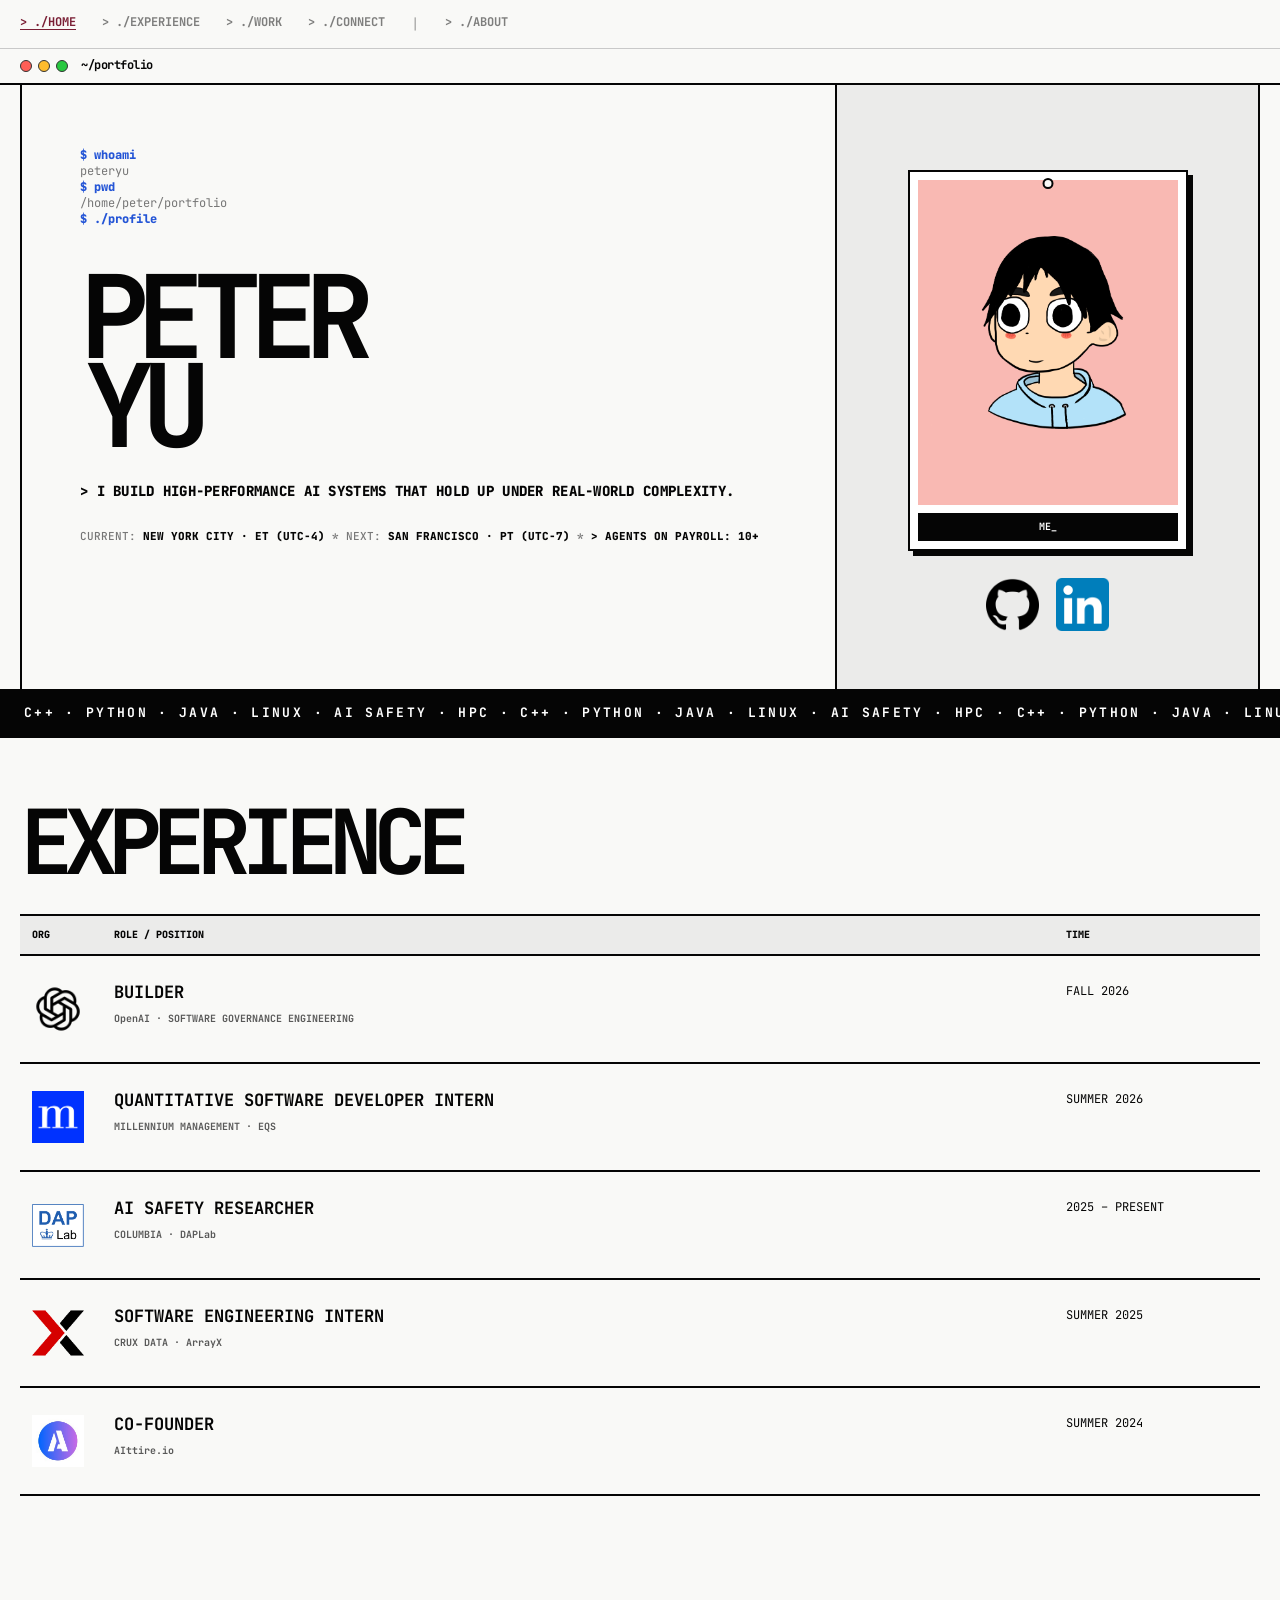
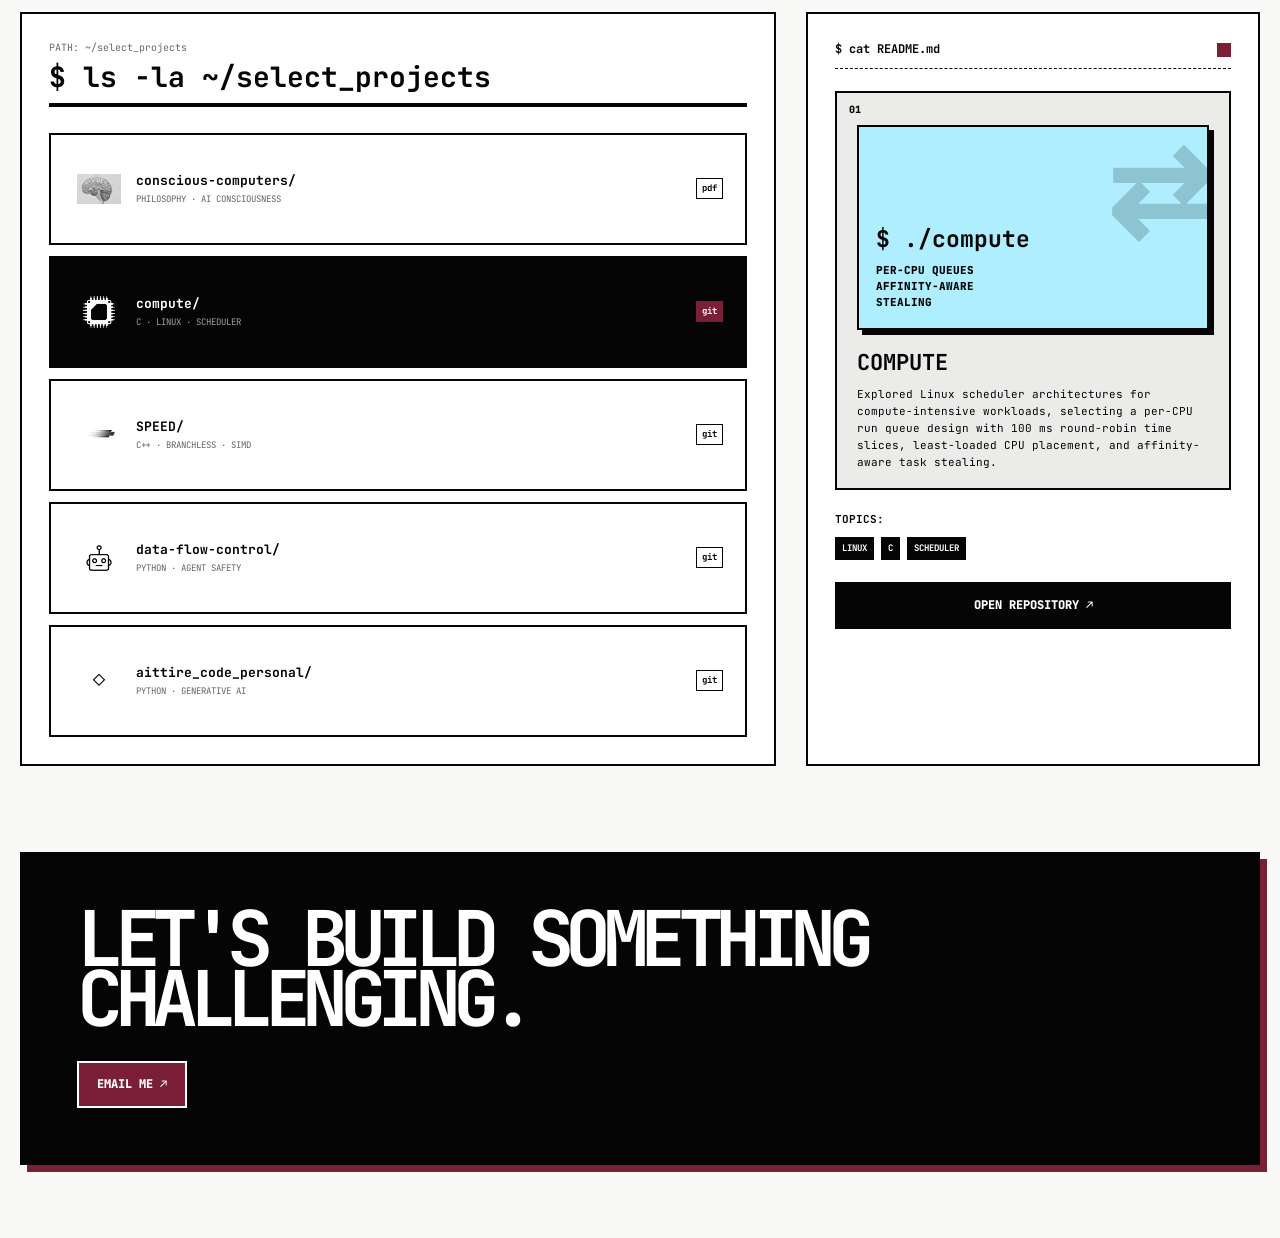
<file: index.html>
<!doctype html>
<html lang="en">
<head>
  <meta charset="utf-8" />
  <meta name="viewport" content="width=device-width, initial-scale=1" />
  <meta name="description" content="Peter Yu — systems, agency, and performance engineering." />
  <title>~/portfolio — Peter Yu</title>
  <link rel="preconnect" href="https://fonts.googleapis.com" />
  <link rel="preconnect" href="https://fonts.gstatic.com" crossorigin />
  <link href="https://fonts.googleapis.com/css2?family=JetBrains+Mono:wght@400;500;600;700;800&display=swap" rel="stylesheet" />
  <link rel="stylesheet" href="styles.css?v=4" />
  <link rel="stylesheet" href="experience-table.css?v=6" />
  <link rel="stylesheet" href="org-logos.css?v=1" />
  <link rel="stylesheet" href="experience-details.css?v=1" />
  <link rel="stylesheet" href="project-preview.css?v=4" />
  <link rel="stylesheet" href="project-icons.css?v=7" />
  <link rel="stylesheet" href="social-stickers.css?v=1" />
  <link rel="stylesheet" href="ticker.css?v=4" />
  <link rel="stylesheet" href="window-controls.css" />
  <style>.boot-message{border:0!important;outline:0!important;box-shadow:none!important;background:transparent!important;padding:0!important}.boot-message .terminal-command{color:#2455d6;font-weight:800}.boot-message .terminal-output{color:#777}.hero{min-height:570px}.hero-copy{min-width:0}.hero h1 span{display:block}.hero h1 .last-name{transform:translateX(.045em)}.hero-focus{margin:30px 0 0;color:var(--ink);font-size:14px;font-weight:800;letter-spacing:.02em}.hero-meta{margin:24px 0 0;font-size:11px;font-weight:800;line-height:1.9}.hero-meta p{margin:0}.hero-meta span{color:#777;font-weight:500}.hero-meta b{margin:0 7px;color:#777}.quick-stats{grid-template-columns:.8fr 1fr 1.65fr}.quick-stats dd{white-space:nowrap}#home,#experience,#work,#connect{scroll-margin-top:96px}.nav-link,.nav-link:hover{color:var(--ink);opacity:.5}.nav-link.active{color:var(--acid);opacity:1}.nav-separator{opacity:.35}@media(max-width:800px){.quick-stats{grid-template-columns:1fr}.quick-stats dd{white-space:normal}.hero-meta{font-size:9px}}</style>
</head>
<body>
  <header class="site-header">
    <nav class="nav" aria-label="Primary navigation">
      <a class="nav-link active" href="#home">&gt; ./HOME</a><a class="nav-link" href="#experience">&gt; ./EXPERIENCE</a><a class="nav-link" href="#work">&gt; ./WORK</a><a class="nav-link" href="#connect">&gt; ./CONNECT</a><span class="nav-separator" aria-hidden="true">|</span><a class="nav-link" href="about.html">&gt; ./ABOUT</a>
    </nav>
    <div class="terminal-bar"><span class="traffic-lights" aria-label="Window controls"><button class="window-control window-control--close" type="button" aria-label="Close page"></button><button class="window-control window-control--minimize" type="button" aria-label="Minimize"></button><button class="window-control window-control--fullscreen" type="button" aria-label="Toggle fullscreen"></button></span><strong>~/portfolio</strong></div>
  </header>
  <main>
    <section class="hero page-section" id="home">
      <div class="hero-copy">
        <pre class="boot-message" aria-label="Profile command"><span class="terminal-command">$ whoami</span>
<span class="terminal-output">peteryu</span>
<span class="terminal-command">$ pwd</span>
<span class="terminal-output">/home/peter/portfolio</span>
<span class="terminal-command">$ ./profile</span></pre>
        <h1><span>PETER</span><span class="last-name">YU</span></h1>
        <p class="hero-focus">&gt; I BUILD HIGH-PERFORMANCE AI SYSTEMS THAT HOLD UP UNDER REAL-WORLD COMPLEXITY.</p>
        <div class="hero-meta"><p><span>CURRENT:</span> NEW YORK CITY · ET (UTC−4)<b>*</b><span>NEXT:</span> SAN FRANCISCO · PT (UTC−7)<b>*</b>&gt; AGENTS ON PAYROLL: 10+</p></div>
      </div>
      <aside class="avatar-terminal">
        <figure class="avatar-frame"><span class="pin" aria-hidden="true"></span><img src="assets/peter-yu.png" alt="Illustrated portrait of Peter Yu" /><figcaption>ME<span class="cursor">_</span></figcaption></figure>
        <div class="social-stickers" aria-label="Social profiles"><a href="https://github.com/YuPete" target="_blank" rel="noreferrer" aria-label="Peter Yu on GitHub"><img src="assets/social/github.png" alt="" /></a><a href="https://www.linkedin.com/in/yupeter/" target="_blank" rel="noreferrer" aria-label="Peter Yu on LinkedIn"><img src="assets/social/linkedin.png" alt="" /></a></div>
      </aside>
    </section>
    <div class="ticker between-ticker" aria-hidden="true"><div class="ticker-track"><span>C++ · PYTHON · JAVA · LINUX · AI SAFETY · HPC · C++ · PYTHON · JAVA · LINUX · AI SAFETY · HPC · C++ · PYTHON · JAVA · LINUX · AI SAFETY · HPC · C++ · PYTHON · JAVA · LINUX · AI SAFETY · HPC · C++ · PYTHON · JAVA · LINUX · AI SAFETY · HPC · C++ · PYTHON · JAVA · LINUX · AI SAFETY · HPC · C++ · PYTHON · JAVA · LINUX · AI SAFETY · HPC · C++ · PYTHON · JAVA · LINUX · AI SAFETY · HPC · C++ · PYTHON · JAVA · LINUX · AI SAFETY · HPC ·</span><span>C++ · PYTHON · JAVA · LINUX · AI SAFETY · HPC · C++ · PYTHON · JAVA · LINUX · AI SAFETY · HPC · C++ · PYTHON · JAVA · LINUX · AI SAFETY · HPC · C++ · PYTHON · JAVA · LINUX · AI SAFETY · HPC · C++ · PYTHON · JAVA · LINUX · AI SAFETY · HPC · C++ · PYTHON · JAVA · LINUX · AI SAFETY · HPC · C++ · PYTHON · JAVA · LINUX · AI SAFETY · HPC · C++ · PYTHON · JAVA · LINUX · AI SAFETY · HPC · C++ · PYTHON · JAVA · LINUX · AI SAFETY · HPC ·</span></div></div>
    <section class="experience page-section" id="experience">
      <div class="section-title"><h2>EXPERIENCE</h2></div>
      <div class="log-table"><div class="log-head"><span>ORG</span><span>ROLE / POSITION</span><span>TIME</span></div>
        <details class="experience-entry"><summary class="log-row"><img class="org-logo" src="assets/logos/openai.webp" alt="OpenAI logo" /><div><h3>BUILDER</h3><small>OpenAI · SOFTWARE GOVERNANCE ENGINEERING</small></div><p>FALL 2026</p></summary><div class="experience-detail"><p>Software Governance Engineering, Fall 2026.</p></div></details>
        <details class="experience-entry"><summary class="log-row"><img class="org-logo" src="assets/logos/millennium.png" alt="Millennium Management logo" /><div><h3>QUANTITATIVE SOFTWARE DEVELOPER INTERN</h3><small>MILLENNIUM MANAGEMENT · EQS</small></div><p>SUMMER 2026</p></summary><div class="experience-detail"><p>I built agent-enabled tools that made portfolio liquidity optimization decisions easier to explain across UAT and production, helping liquidity-risk teams get answers without waiting on manual investigations.</p><ul><li>Built LangGraph and MCP-based interpretability and regression tooling for three portfolio liquidity optimization services, cutting prod–UAT root-cause analysis time by 70% and accelerating production releases.</li><li>Architected a CLI-native C++ gRPC integration that replaced multi-table SQLAlchemy joins with typed service APIs, accelerating benchmarked regression queries by 21× and supporting runs exceeding 190K rows.</li><li>Improved the database MCP server by validating and rewriting queries to follow index-aware patterns, making database access faster and more reliable for Claude Code workflows.</li></ul></div></details>
        <details class="experience-entry"><summary class="log-row"><img class="org-logo" src="assets/logos/daplab.png" alt="DAPLab logo" /><div><h3>AI SAFETY RESEARCHER</h3><small>COLUMBIA · DAPLab</small></div><p>2025 – PRESENT</p></summary><div class="experience-detail"><p>I research worst-case behaviors of agentic systems in adversarial environments and develop deterministic data-flow controls for safe, interpretable long-horizon execution.</p><ul><li>I studied Google’s CaMeLs provenance-based interpreter and its approach to tracking agent behavior.</li><li>I built a LangGraph agent framework to probe pre- and post-tool-call hooks, inspect metadata, and evaluate interventions that modify or block unsafe tool calls and prompt injections.</li></ul></div></details>
        <details class="experience-entry"><summary class="log-row"><img class="org-logo" src="assets/logos/crux.webp" alt="Crux logo" /><div><h3>SOFTWARE ENGINEERING INTERN</h3><small>CRUX DATA · ArrayX</small></div><p>SUMMER 2025</p></summary><div class="experience-detail"><p>I built and maintained backend infrastructure for a multi-agent pipeline orchestration platform that automated large-scale ETL workflows with self-healing capabilities.</p><ul><li>Built and maintained backend infrastructure for a multi-agent pipeline orchestration platform automating large-scale ETL workflows with self-healing capabilities.</li><li>Improved response quality by 25% and reduced delegation errors by 30% by splitting a supervisor agent into orchestrator and supervisor agents to reduce cognitive complexity.</li><li>Designed, built, and integrated a new scheduler agent using the OpenAI Agents framework for recurring data-pipeline execution, including prompts and tools such as <code>set schedule</code> and <code>run schedule</code>.</li></ul></div></details>
        <details class="experience-entry"><summary class="log-row"><img class="org-logo" src="assets/logos/aittire.jfif" alt="AIttire logo" /><div><h3>CO-FOUNDER</h3><small>AIttire.io</small></div><p>SUMMER 2024</p></summary><div class="experience-detail"><p>I co-founded an early-stage AI fashion discovery product for finding clothing from natural-language occasion descriptions, such as a summer party in the South of France.</p><ul><li>Built a web app that generates scenes of users in custom outfits from input prompts, personalizing fashion discovery.</li><li>Fine-tuned an SDXL image-generation model using LoRA to generate custom scenes with user-resembling avatars, improving small-sample generation quality by 40% and reducing training time by 55%.</li><li>Overhauled the app with a microservice architecture across auth, gateway, client, and RabbitMQ services, improving uptime by 20%.</li><li>Replaced brute-force similarity scans over high-dimensional OpenAI CLIP embeddings with Pinecone ANN indexing, reducing per-query search from O(n) to approximately O(log n) and cutting hundreds of milliseconds of latency per search.</li><li>Containerized services with individual Dockerfiles and deployed with Kubernetes YAML specs, improving throughput and decreasing queue length by 15%.</li></ul></div></details>
      </div>
    </section>
    <section class="work page-section" id="work">
      <div class="work-directory"><div class="directory-heading"><p>PATH: ~/select_projects</p><h2>$ ls -la ~/select_projects</h2></div>
        <div class="project-files" role="list"><button class="project-file" data-project="consciousness" type="button"><img class="project-icon project-icon--paper" src="assets/project-icons/conscious-computers.png" alt="" /><span><b>conscious-computers/</b><small>PHILOSOPHY · AI CONSCIOUSNESS</small></span><em>pdf</em></button><button class="project-file selected" data-project="compute" type="button"><img class="project-icon" src="assets/project-icons/compute-cpu-transparent.png" alt="" /><span><b>compute/</b><small>C · LINUX · SCHEDULER</small></span><em>git</em></button><button class="project-file" data-project="speed" type="button"><img class="project-icon project-icon--speed" src="assets/project-icons/speed-stripes-transparent.png" alt="" /><span><b>SPEED/</b><small>C++ · BRANCHLESS · SIMD</small></span><em>git</em></button><button class="project-file" data-project="dfc" type="button"><img class="project-icon" src="assets/project-icons/data-flow-robot-transparent.png" alt="" /><span><b>data-flow-control/</b><small>PYTHON · AGENT SAFETY</small></span><em>git</em></button><button class="project-file" data-project="aittire" type="button"><span class="file-icon">◇</span><span><b>aittire_code_personal/</b><small>PYTHON · GENERATIVE AI</small></span><em>git</em></button></div>
      </div>
      <aside class="preview-panel"><div class="preview-heading"><b>$ cat README.md</b><i></i></div><div class="preview-box" id="preview-box"><p class="preview-index" id="preview-index">01</p><div class="preview-art" id="preview-art" style="background:#aeeeff"><b>$ ./compute</b><span>PER-CPU QUEUES<br />AFFINITY-AWARE<br />STEALING</span><strong>⇄</strong></div><div class="preview-copy"><h3 id="preview-title">COMPUTE</h3><div id="preview-description"><p>Explored Linux scheduler architectures for compute-intensive workloads, selecting a per-CPU run queue design with 100 ms round-robin time slices, least-loaded CPU placement, and affinity-aware task stealing.</p></div></div></div><div><h3 class="tag-label">TOPICS:</h3><div class="tags" id="tech-tags"><span>LINUX</span><span>C</span><span>SCHEDULER</span></div></div><a class="button solid full" id="project-link" href="https://github.com/YuPete/compute" target="_blank" rel="noreferrer">OPEN REPOSITORY ↗</a></aside>
    </section>
    <section class="connect page-section" id="connect"><h2>LET'S BUILD SOMETHING CHALLENGING.</h2><a class="button neon" href="mailto:hy2846@columbia.edu">EMAIL ME ↗</a></section>
  </main>
  <script src="script.js?v=5"></script>
  <script src="window-controls.js"></script>
</body>
</html>
</file>
<file: styles.css>
:root{--ink:#050505;--paper:#f9f9f7;--white:#fff;--soft:#ebebea;--acid:#7a1f35;--line:2px solid var(--ink);--mono:"JetBrains Mono",monospace}
*{box-sizing:border-box}html{scroll-behavior:smooth}body{margin:0;background:var(--paper);color:var(--ink);font-family:var(--mono);font-size:14px;line-height:1.45}a{color:inherit;text-decoration:none}button{font:inherit}.site-header{position:sticky;top:0;z-index:20;background:var(--paper);border-bottom:var(--line)}
.nav{display:flex;gap:26px;padding:14px max(20px,calc((100vw - 1340px)/2));border-bottom:1px solid #c9c9c9}.nav-link{font-size:12px;font-weight:700;opacity:.64}.nav-link:hover,.nav-link.active{opacity:1;color:#506000}.nav-link.active{text-decoration:underline;text-underline-offset:3px}.terminal-bar{display:flex;align-items:center;gap:13px;padding:8px max(20px,calc((100vw - 1340px)/2));font-size:12px;letter-spacing:-.04em}.traffic-lights{display:flex;gap:6px}.traffic-lights i{width:12px;height:12px;border:1px solid #333;border-radius:50%;background:#ff5f57}.traffic-lights i:nth-child(2){background:#febc2e}.traffic-lights i:nth-child(3){background:#28c840}.system-status{margin-left:auto;font-size:10px;font-weight:700}.status-dot{display:inline-block;width:8px;height:8px;margin-right:5px;background:var(--acid);animation:pulse 1.2s infinite}
.page-section{width:min(1340px,calc(100% - 40px));margin:0 auto}.hero{display:grid;grid-template-columns:minmax(0,1.55fr) minmax(330px,.8fr);min-height:650px;border-right:var(--line);border-left:var(--line)}.hero-copy{padding:62px 58px;border-right:var(--line)}.boot-message{display:inline-block;margin:0 0 44px;padding:0;background:transparent;font:12px/1.35 var(--mono)}.command,.section-title>p,.connect>p{margin:0 0 10px;color:#526000;font-size:12px;font-weight:700}.hero h1,.section-title h2,.connect h2{margin:0;font-size:clamp(62px,9vw,128px);line-height:.78;letter-spacing:-.11em}.intro{max-width:650px;margin:35px 0;font-size:15px;font-weight:700;line-height:1.65}.quick-stats{display:grid;grid-template-columns:repeat(3,1fr);max-width:680px;margin:0;border-top:var(--line);border-bottom:var(--line)}.quick-stats div{padding:13px 12px;border-right:var(--line)}.quick-stats div:last-child{border:0}.quick-stats dt{font-size:10px;opacity:.58}.quick-stats dd{margin:4px 0 0;font-size:12px;font-weight:800}
.avatar-terminal{padding:58px 38px;background:var(--soft)}.module-heading,.preview-heading{display:flex;justify-content:space-between;align-items:center;padding-bottom:9px;border-bottom:1px dashed var(--ink);font-size:12px}.avatar-frame{position:relative;width:min(100%,280px);margin:27px auto;border:var(--line);padding:8px;background:var(--white);box-shadow:5px 5px 0 var(--ink)}.pin{position:absolute;z-index:2;top:6px;left:50%;width:11px;height:11px;transform:translateX(-50%);border:2px solid var(--ink);border-radius:50%;background:var(--paper)}.avatar-frame img{display:block;width:100%;aspect-ratio:4/5;object-fit:cover;filter:none}.avatar-frame figcaption{margin-top:8px;background:var(--ink);padding:7px;color:#fff;font-size:10px;font-weight:700;text-align:center}.cursor{animation:blink 1s step-end infinite}.asset-list{display:grid;border-top:var(--line)}.asset-list a{display:grid;grid-template-columns:30px 1fr 20px;gap:10px;padding:10px 0;border-bottom:var(--line);font-size:10px;font-weight:700}.asset-list a:hover{background:var(--acid)}.asset-list span{opacity:.52}
.experience{padding:86px 0}.section-lead{max-width:760px;margin-bottom:55px;border:2px dashed var(--ink);padding:15px}.section-lead p{display:flex;justify-content:space-between;margin:0 0 8px;font-size:12px;font-weight:700}.load-track{height:14px;border:1px solid var(--ink);padding:2px}.load-track i{display:block;width:98.4%;height:100%;background:var(--ink)}.section-lead small{display:block;margin-top:7px;font-size:9px;opacity:.65}.section-title{margin-bottom:36px}.section-title h2{font-size:clamp(50px,7vw,96px)}.log-table{border-top:var(--line)}.log-head,.log-row{display:grid;grid-template-columns:22% 34% 44%;gap:20px;padding:12px;border-bottom:var(--line)}.log-head{background:var(--soft);font-size:10px;font-weight:800}.log-row{padding-top:27px;padding-bottom:27px}.log-row:hover{background:var(--acid)}.log-row p{margin:0;font-size:12px}.log-row h3{margin:0 0 5px;font-size:17px;line-height:1.1}.log-row small{font-size:10px;font-weight:700;opacity:.65}.log-row.muted{grid-template-columns:22% 1fr;opacity:.5;font-style:italic}.action-row{display:flex;flex-wrap:wrap;gap:13px;margin-top:34px}.button{display:inline-block;border:var(--line);padding:13px 18px;background:transparent;font-size:12px;font-weight:800;transition:.13s}.button:hover{background:var(--acid);color:var(--ink);transform:translate(-2px,-2px);box-shadow:4px 4px 0 var(--ink)}.button.solid{background:var(--ink);color:var(--white)}.button.solid:hover{background:var(--acid);color:var(--ink)}
.work{display:grid;grid-template-columns:1.25fr .75fr;gap:30px;padding:30px 0 86px}.work-directory,.preview-panel{border:var(--line);padding:27px;background:var(--white)}.directory-heading{margin-bottom:26px;border-bottom:4px solid var(--ink)}.directory-heading p{margin:0 0 7px;font-size:10px;opacity:.6}.directory-heading h2{margin:0 0 12px;font-size:28px;line-height:1}.project-files{display:grid;gap:11px}.project-file{display:grid;grid-template-columns:30px 1fr auto;align-items:center;gap:11px;width:100%;border:var(--line);padding:14px;background:var(--white);color:var(--ink);text-align:left;cursor:pointer;transition:.13s}.project-file:hover,.project-file.selected{background:var(--ink);color:var(--white)}.file-icon{font-weight:800;font-size:20px}.project-file b,.project-file small{display:block}.project-file b{font-size:13px}.project-file small{margin-top:2px;font-size:9px;opacity:.62}.project-file em{border:1px solid currentColor;padding:3px 5px;font-size:9px;font-style:normal;font-weight:700}.project-file.selected em{border-color:var(--acid);background:var(--acid);color:var(--ink)}.directory-foot{margin:28px 0 0;border:2px dashed var(--ink);padding:11px;font-size:10px;text-align:center}
.preview-panel{display:flex;flex-direction:column;gap:22px}.preview-heading i{width:14px;height:14px;background:var(--acid);animation:pulse 1.2s infinite}.preview-box{display:grid;min-height:385px;overflow:hidden;border:var(--line);background:var(--soft)}.preview-index{margin:10px 12px -24px;font-size:10px;font-weight:800}.preview-art{position:relative;display:flex;min-height:205px;flex-direction:column;justify-content:flex-end;overflow:hidden;margin:0 20px;padding:17px;border:var(--line);background:#fff5ba;box-shadow:5px 5px 0 var(--ink);font-weight:800}.preview-art b{font-size:23px}.preview-art span{margin-top:7px;font-size:11px}.preview-art strong{position:absolute;right:-8px;top:-28px;font-size:126px;line-height:1;letter-spacing:-.15em;opacity:.18}.preview-copy{padding:17px 20px}.preview-copy h3{margin:0 0 7px;font-size:22px}.preview-copy p{margin:0;font-size:11px;line-height:1.55}.tag-label{margin:0 0 9px;font-size:11px}.tags{display:flex;flex-wrap:wrap;gap:7px}.tags span{background:var(--ink);padding:5px 7px;color:#fff;font-size:9px;font-weight:700}.full{text-align:center}
.connect{margin-bottom:73px;border:var(--line);background:var(--ink);padding:55px;color:var(--white);box-shadow:7px 7px 0 var(--acid)}.connect h2{max-width:800px;margin-bottom:32px;font-size:clamp(43px,6vw,92px)}.connect>p{color:var(--acid)}.neon{border-color:var(--white);background:var(--acid);color:var(--ink)}footer{position:fixed;bottom:0;left:0;z-index:30;width:100%;overflow:hidden;border-top:var(--line);background:var(--ink);color:#fff}.ticker{overflow:hidden;border-bottom:1px solid #555;white-space:nowrap}.ticker span{display:inline-block;padding:7px 0;font-size:10px;font-weight:700;animation:ticker 24s linear infinite}.footer-status{display:flex;justify-content:space-between;padding:6px max(20px,calc((100vw - 1340px)/2));font-size:9px;font-weight:700}
@keyframes ticker{to{transform:translateX(-50%)}}@keyframes pulse{50%{opacity:.35}}@keyframes blink{50%{opacity:0}}@media(max-width:800px){body{padding-bottom:55px}.system-status{display:none}.nav{gap:14px;overflow:auto}.nav-link{white-space:nowrap;font-size:10px}.hero{grid-template-columns:1fr}.hero-copy{border-right:0;border-bottom:var(--line);padding:40px 28px}.avatar-terminal{padding:35px 28px}.quick-stats{grid-template-columns:1fr}.quick-stats div{border-right:0;border-bottom:1px solid var(--ink)}.quick-stats div:last-child{border:0}.work{grid-template-columns:1fr;gap:20px}.log-head{display:none}.log-row{grid-template-columns:1fr;gap:10px}.log-row.muted{grid-template-columns:1fr}.log-row h3{font-size:16px}.connect{padding:35px 25px}.footer-status{font-size:8px}.footer-status span:nth-child(2){display:none}}@media(max-width:480px){.page-section{width:calc(100% - 24px)}.hero h1{font-size:65px}.boot-message{margin-bottom:28px;font-size:10px}.intro{font-size:12px}.work-directory,.preview-panel{padding:18px}.project-file{grid-template-columns:24px 1fr;padding:11px}.project-file em{display:none}.project-file b{font-size:11px}.directory-heading h2{font-size:22px}.connect h2{font-size:43px}.footer-status{justify-content:center}.footer-status span:first-child{display:none}}
</file>
<file: experience-table.css>
.experience {
  margin-top: 0;
  padding-top: 70px;
}

.log-head,
.log-row {
  grid-template-columns: minmax(190px, 1fr) minmax(105px, 15%);
}

.log-row {
  align-items: start;
}

.log-row > * {
  min-width: 0;
  overflow-wrap: anywhere;
}

.log-row:hover,
.asset-list a:hover,
.button:hover,
.button.solid:hover,
.neon,
.project-file.selected em {
  color: var(--white);
}

@media (max-width: 800px) {
  .log-row {
    grid-template-columns: 1fr;
  }
}
</file>
<file: org-logos.css>
.log-head,
.log-row {
  grid-template-columns: 62px minmax(190px, 1fr) minmax(105px, 15%);
}

.org-logo {
  align-self: center;
  display: block;
  width: 52px;
  height: 52px;
  object-fit: contain;
}

.education-stat {
  position: relative;
  display: inline-flex;
  align-items: center;
  cursor: help;
}

.education-stat img {
  width: 22px;
  height: 22px;
  object-fit: contain;
}

.quick-stats div:nth-child(3) {
  position: relative;
  min-height: 78px;
  padding-right: 82px;
}

.quick-stats div:nth-child(3) .education-stat {
  position: absolute;
  top: 50%;
  right: 13px;
  transform: translateY(-50%);
}

.quick-stats div:nth-child(3) .education-stat img {
  width: 58px;
  height: 58px;
}

.education-tooltip {
  position: absolute;
  z-index: 5;
  bottom: calc(100% + 8px);
  left: 0;
  width: max-content;
  max-width: 250px;
  border: 1px solid var(--ink);
  padding: 7px 8px;
  background: var(--white);
  color: var(--ink);
  font-size: 10px;
  font-weight: 800;
  line-height: 1.3;
  opacity: 0;
  pointer-events: none;
  transform: translateY(3px);
  transition: opacity .12s ease, transform .12s ease;
}

.education-stat:hover .education-tooltip,
.education-stat:focus .education-tooltip {
  opacity: 1;
  transform: translateY(0);
}

.education-stat:focus-visible {
  outline: 2px solid var(--ink);
  outline-offset: 3px;
}

@media (max-width: 800px) {
  .log-row {
    grid-template-columns: 54px minmax(0, 1fr);
  }

  .org-logo {
    grid-row: 1 / span 2;
    width: 44px;
    height: 44px;
  }

  .log-row > div,
  .log-row > p {
    grid-column: 2;
  }
}
</file>
<file: experience-details.css>
.experience-entry > summary {
  cursor: pointer;
  list-style: none;
}

.experience-entry > summary::-webkit-details-marker {
  display: none;
}

.experience-entry[open] > .log-row {
  border-bottom: 0;
  background: var(--paper);
  color: var(--ink);
}

.experience-detail {
  border-bottom: var(--line);
  padding: 0 18px 26px 92px;
  background: var(--paper);
  font-size: 12px;
  line-height: 1.65;
}

.experience-detail p {
  margin: 0;
}

.experience-detail ul {
  margin: 13px 0 0;
  padding-left: 18px;
}

.experience-detail li + li {
  margin-top: 6px;
}

@media (max-width: 800px) {
  .experience-detail {
    padding: 0 12px 22px 66px;
  }
}
</file>
<file: project-preview.css>
.preview-box {
  position: relative;
  display: flex;
  flex-direction: column;
}

.preview-index {
  position: absolute;
  z-index: 3;
  top: 10px;
  left: 12px;
  margin: 0;
}

.preview-art {
  margin-top: 32px;
}

.preview-art strong {
  top: 0;
  right: 14px;
}

.preview-art--image {
  display: block;
  min-height: 0;
  padding: 0;
}

.preview-art--image img {
  display: block;
  width: 100%;
  height: auto;
  filter: grayscale(1);
}

.preview-copy p + p {
  margin-top: 12px;
}
</file>
<file: project-icons.css>
.project-file {
  grid-template-columns: 52px 1fr auto;
  min-height: 112px;
  padding: 24px 22px;
}

.project-icon {
  display: block;
  width: 44px;
  height: 44px;
  object-fit: contain;
  justify-self: center;
  transition: filter .13s ease;
}

.project-icon--speed {
  width: 44px;
}

.project-file .file-icon {
  justify-self: center;
}

.project-file:hover .project-icon,
.project-file.selected .project-icon {
  filter: invert(1);
}

.project-file .project-icon--paper {
  filter: grayscale(1);
}

@media (max-width: 480px) {
  .project-file {
    grid-template-columns: 30px 1fr;
    min-height: 0;
    padding: 11px;
  }

  .project-icon {
    width: 25px;
    height: 25px;
  }

  .project-icon--speed {
    width: 25px;
  }
}
</file>
<file: social-stickers.css>
.social-stickers {
  display: flex;
  justify-content: center;
  align-items: center;
  gap: 17px;
  margin-top: 22px;
}

.social-stickers a {
  display: grid;
  width: 53px;
  height: 53px;
  place-items: center;
  transition: transform .16s ease;
}

.social-stickers a:hover {
  transform: rotate(-4deg) translateY(-3px);
}

.social-stickers a:nth-child(2):hover {
  transform: rotate(4deg) translateY(-3px);
}

.social-stickers a:focus-visible {
  outline: 2px solid var(--ink);
  outline-offset: 4px;
}

.social-stickers img {
  display: block;
  width: 100%;
  height: 100%;
  object-fit: contain;
}
</file>
<file: ticker.css>
.ticker{display:block;overflow:hidden;width:100%;border-bottom:1px solid #555;white-space:nowrap}
.ticker-track{display:flex;width:max-content;will-change:transform;backface-visibility:hidden;animation:ticker-loop 120s linear infinite}
.ticker-track span{display:block;flex:none;padding:7px 1.5rem;font-size:10px;font-weight:700;animation:none}
.between-ticker{margin:0;background:var(--ink);border-top:var(--line);border-bottom:var(--line);color:var(--white);zoom:reset}
.between-ticker .ticker-track span{padding:13px 1.5rem;font-size:13px;letter-spacing:.18em}
@keyframes ticker-loop{from{transform:translate3d(0,0,0)}to{transform:translate3d(-50%,0,0)}}
@media (prefers-reduced-motion:reduce){.ticker-track{animation:none}}
</file>
<file: window-controls.css>
.traffic-lights{display:flex;gap:6px}
.window-control{display:grid;place-items:center;width:12px;height:12px;margin:0;padding:0;border:1px solid #333;border-radius:50%;cursor:pointer;transition:filter .12s,transform .12s}
.window-control:hover{filter:brightness(.84);transform:scale(1.08)}
.window-control:focus-visible{outline:2px solid var(--ink);outline-offset:2px}
.window-control--close{background:#ff5f57}.window-control--minimize{background:#febc2e}.window-control--fullscreen{background:#28c840}
.window-control::after{font:700 9px/1 Arial,sans-serif;color:#5c1715;opacity:0;transition:opacity .12s}
.window-control:hover::after{opacity:1}.window-control--close::after{content:"×"}.window-control--minimize::after{content:"−";color:#6b4b00}.window-control--fullscreen::after{content:"+";color:#135b21}
</file>
